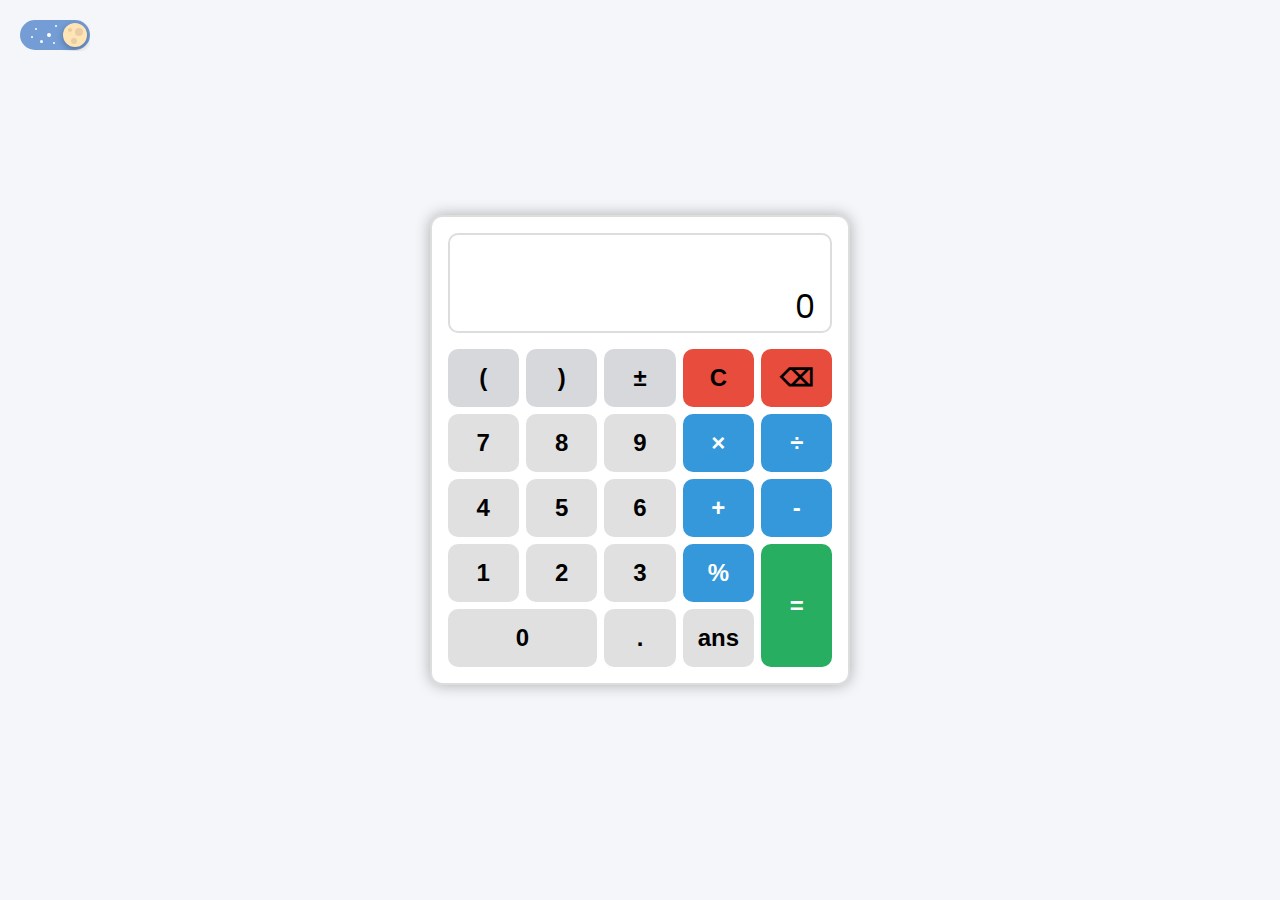
<file: Calculator/index.html>
<!DOCTYPE html>
<html lang="en">

<head>
    <meta charset="UTF-8">
    <meta name="viewport" content="width=device-width, initial-scale=1.0">
    <title>Calculator</title>

    <link rel="shortcut icon" href="calcuator.ico" type="image/x-icon">
    <link rel="stylesheet" href="style.css">
    <!-- Font Awesome -->
    <link href="https://cdnjs.cloudflare.com/ajax/libs/font-awesome/6.0.0/css/all.min.css" rel="stylesheet" />
    <!-- Google Fonts -->
    <link rel="preconnect" href="https://fonts.googleapis.com">
    <link rel="preconnect" href="https://fonts.gstatic.com" crossorigin>
    <link
        href="https://fonts.googleapis.com/css2?family=Poppins:ital,wght@0,100;0,200;0,300;0,400;0,500;0,600;0,700;0,800;0,900;1,100;1,200;1,300;1,400;1,500;1,600;1,700;1,800;1,900&display=swap"
        rel="stylesheet">
</head>

<body class="">
    <!-- theme-toggle -->
    <div id="theme-toggle">
        <input class="input" id="dn" type="checkbox" />
        <label class="toggle" for="dn">
            <span class="toggle__handler">
                <span class="crater crater--1"></span>
                <span class="crater crater--2"></span>
                <span class="crater crater--3"></span>
            </span>
            <span class="star star--1"></span>
            <span class="star star--2"></span>
            <span class="star star--3"></span>
            <span class="star star--4"></span>
            <span class="star star--5"></span>
            <span class="star star--6"></span>
        </label>
    </div>

    <!-- calculator -->
    <div class="calculator">
        <div class="output">
            <div class="operation">
                <div class="value"></div>
            </div>
            <div class="result">
                <div class="value">0</div>
            </div>
        </div>
        <div class="input">
        </div>
    </div>

    <script src="main.js"></script>
</body>

</html>
</file>
<file: Calculator/style.css>
* {
    padding: 0;
    margin: 0;
    box-sizing: border-box;
}

body {
    display: flex;
    justify-content: center;
    align-items: center;
    width: 100%;
    height: 100vh;
    font-family: "Poppins", sans-serif;
    overflow: auto;
    transition: all 0.3s;
}

.calculator {
    padding: 1rem;
    margin: 2rem;
    border-radius: 0.75rem;
    box-shadow: 0 0 15px rgba(0, 0, 0, 0.3);
}

.output {
    height: 100px;
    font-size: 2rem;
    text-align: right;
    margin-bottom: 1rem;
    padding: 15px;
    border-radius: 10px;
}

.output .operation {
    height: 50%;
}

.output .result {
    height: 50%;
}

.input {
    display: grid;
    grid-template-columns: repeat(5, 1fr);
    gap: 7px;
}

.input button {
    border-radius: 10px;
    border: none;
    font-size: 1.5rem;
    font-weight: bold;
    padding: 15px;
    cursor: pointer;
    transition: all 0.3s;
}

button.equal {
    grid-area: 4/5/6/6;
}

button#zero {
    grid-column: 1/3;
}

/* dark theme */
body.dark {
    background: #2b2d30;
}

body.dark .calculator {
    background-color: #2b2d30;
    border: 2px solid #444;
}

body.dark .output {
    background-color: #3a3d42;
    color: #fff;
}

body.dark button.number,
body.dark button.ans,
body.dark button.dot {
    background-color: #4d4f55;
    color: #fff;
}

body.dark button.number:hover,
body.dark button.ans:hover,
body.dark button.dot:hover {
    background-color: #5a5d63;
}

body.dark button.operator {
    background-color: #f39c12;
    color: #fff;
}

body.dark button.operator:hover {
    background-color: #d9820f;
}

body.dark button.equal {
    background-color: #27ae60;
    color: #fff;
}

body.dark button.equal:hover {
    background-color: #1e8449;
}

body.dark button.special {
    background-color: #6c757d;
    color: #fff;
}

body.dark button.special:hover {
    background-color: #5a6268;
}

body.dark button#clear,
body.dark button#delete {
    background-color: #e74c3c;
}

body.dark button#clear:hover,
body.dark button#delete:hover {
    background-color: #c54233;
}

/* light theme */
body.light {
    background-color: #f4f6f9;
}

body.light .calculator {
    background-color: #fff;
    border: 2px solid #ddd;
}

body.light .output {
    background-color: #fff;
    color: #000;
    border: 2px solid #ddd;
}

body.light button.number,
body.light button.ans,
body.light button.dot {
    background-color: #e0e0e0;
    color: #000;
}

body.light button.number:hover,
body.light button.ans:hover,
body.light button.dot:hover {
    background-color: #d6d6d6;
}

body.light button.operator {
    background-color: #3498db;
    color: #fff;
}

body.light button.operator:hover {
    background-color: #2a80b9;
}

body.light button.equal {
    background-color: #27ae60;
    color: #fff;
}

body.light button.equal:hover {
    background-color: #1e8449;
}

body.light button.special {
    background-color: #d6d8db;
    color: #000;
}

body.light button.special:hover {
    background-color: #c6c8ca;
}

body.light button#clear,
body.light button#delete {
    background-color: #e74c3c;
}

body.light button#clear:hover,
body.light button#delete:hover {
    background-color: #c54233;
}


/* theme toggle */
#theme-toggle {
    position: absolute;
    top: 20px;
    left: 20px;
    overflow: hidden;
    color: white;
}

#theme-toggle .input {
    position: absolute;
    left: -99em;
}

.toggle {
    cursor: pointer;
    display: inline-block;
    position: relative;
    width: 70px;
    height: 30px;
    background-color: #83d8ff;
    border-radius: 84px;
    transition: background-color 200ms cubic-bezier(0.445, 0.05, 0.55, 0.95);
}

.toggle__handler {
    display: inline-block;
    position: relative;
    z-index: 1;
    top: 3px;
    left: 3px;
    width: 24px;
    height: 24px;
    background-color: #ffcf96;
    border-radius: 50px;
    box-shadow: 0 2px 6px rgba(0, 0, 0, 0.3);
    transition: all 400ms cubic-bezier(0.68, -0.55, 0.265, 1.55);
    transform: rotate(-45deg);
}

.toggle__handler .crater {
    position: absolute;
    background-color: #e8cda5;
    opacity: 0;
    transition: opacity 200ms ease-in-out;
    border-radius: 100%;
}

.toggle__handler .crater--1 {
    top: 5px;
    left: 5px;
    width: 4px;
    height: 4px;
}

.toggle__handler .crater--2 {
    top: 15px;
    left: 8px;
    width: 6px;
    height: 6px;
}

.toggle__handler .crater--3 {
    top: 5px;
    left: 12px;
    width: 8px;
    height: 8px;
}

.star {
    position: absolute;
    background-color: #fff;
    transition: all 300ms cubic-bezier(0.445, 0.05, 0.55, 0.95);
    border-radius: 50%;
}

.star--1 {
    top: 5px;
    left: 35px;
    z-index: 0;
    width: 20px;
    height: 3px;
}

.star--2 {
    top: 13px;
    left: 32px;
    z-index: 1;
    width: 20px;
    height: 3px;
}

.star--3 {
    top: 22px;
    left: 40px;
    z-index: 0;
    width: 20px;
    height: 3px;
}

.star--4,
.star--5,
.star--6 {
    opacity: 0;
    transition: all 300ms 0 cubic-bezier(0.445, 0.05, 0.55, 0.95);
}

.star--4 {
    top: 16px;
    left: 11px;
    z-index: 0;
    width: 2px;
    height: 2px;
    transform: translate3d(3px, 0, 0);
}

.star--5 {
    top: 20px;
    left: 20px;
    z-index: 0;
    width: 3px;
    height: 3px;
    transform: translate3d(3px, 0, 0);
}

.star--6 {
    top: 8px;
    left: 15px;
    z-index: 0;
    width: 2px;
    height: 2px;
    transform: translate3d(3px, 0, 0);
}

.input:checked+.toggle {
    background-color: #749dd6;
}

.input:checked {
    color: #fff;
}

.input:checked {
    color: #749ed7;
}

.input:checked+.toggle .toggle__handler {
    background-color: #ffe5b5;
    transform: translate3d(40px, 0, 0) rotate(0);
}

.input:checked+.toggle .toggle__handler .crater {
    opacity: 1;
}

.input:checked+.toggle .star--1 {
    width: 2px;
    height: 2px;
}

.input:checked+.toggle .star--2 {
    width: 4px;
    height: 4px;
    transform: translate3d(-5px, 0, 0);
}

.input:checked+.toggle .star--3 {
    width: 2px;
    height: 2px;
    transform: translate3d(-7px, 0, 0);
}

.input:checked+.toggle .star--4,
.input:checked+.toggle .star--5,
.input:checked+.toggle .star--6 {
    opacity: 1;
    transform: translate3d(0, 0, 0);
}

.input:checked+.toggle .star--4 {
    transition: all 300ms 200ms cubic-bezier(0.445, 0.05, 0.55, 0.95);
}

.input:checked+.toggle .star--5 {
    transition: all 300ms 300ms cubic-bezier(0.445, 0.05, 0.55, 0.95);
}

.input:checked+.toggle .star--6 {
    transition: all 300ms 400ms cubic-bezier(0.445, 0.05, 0.55, 0.95);
}
</file>
